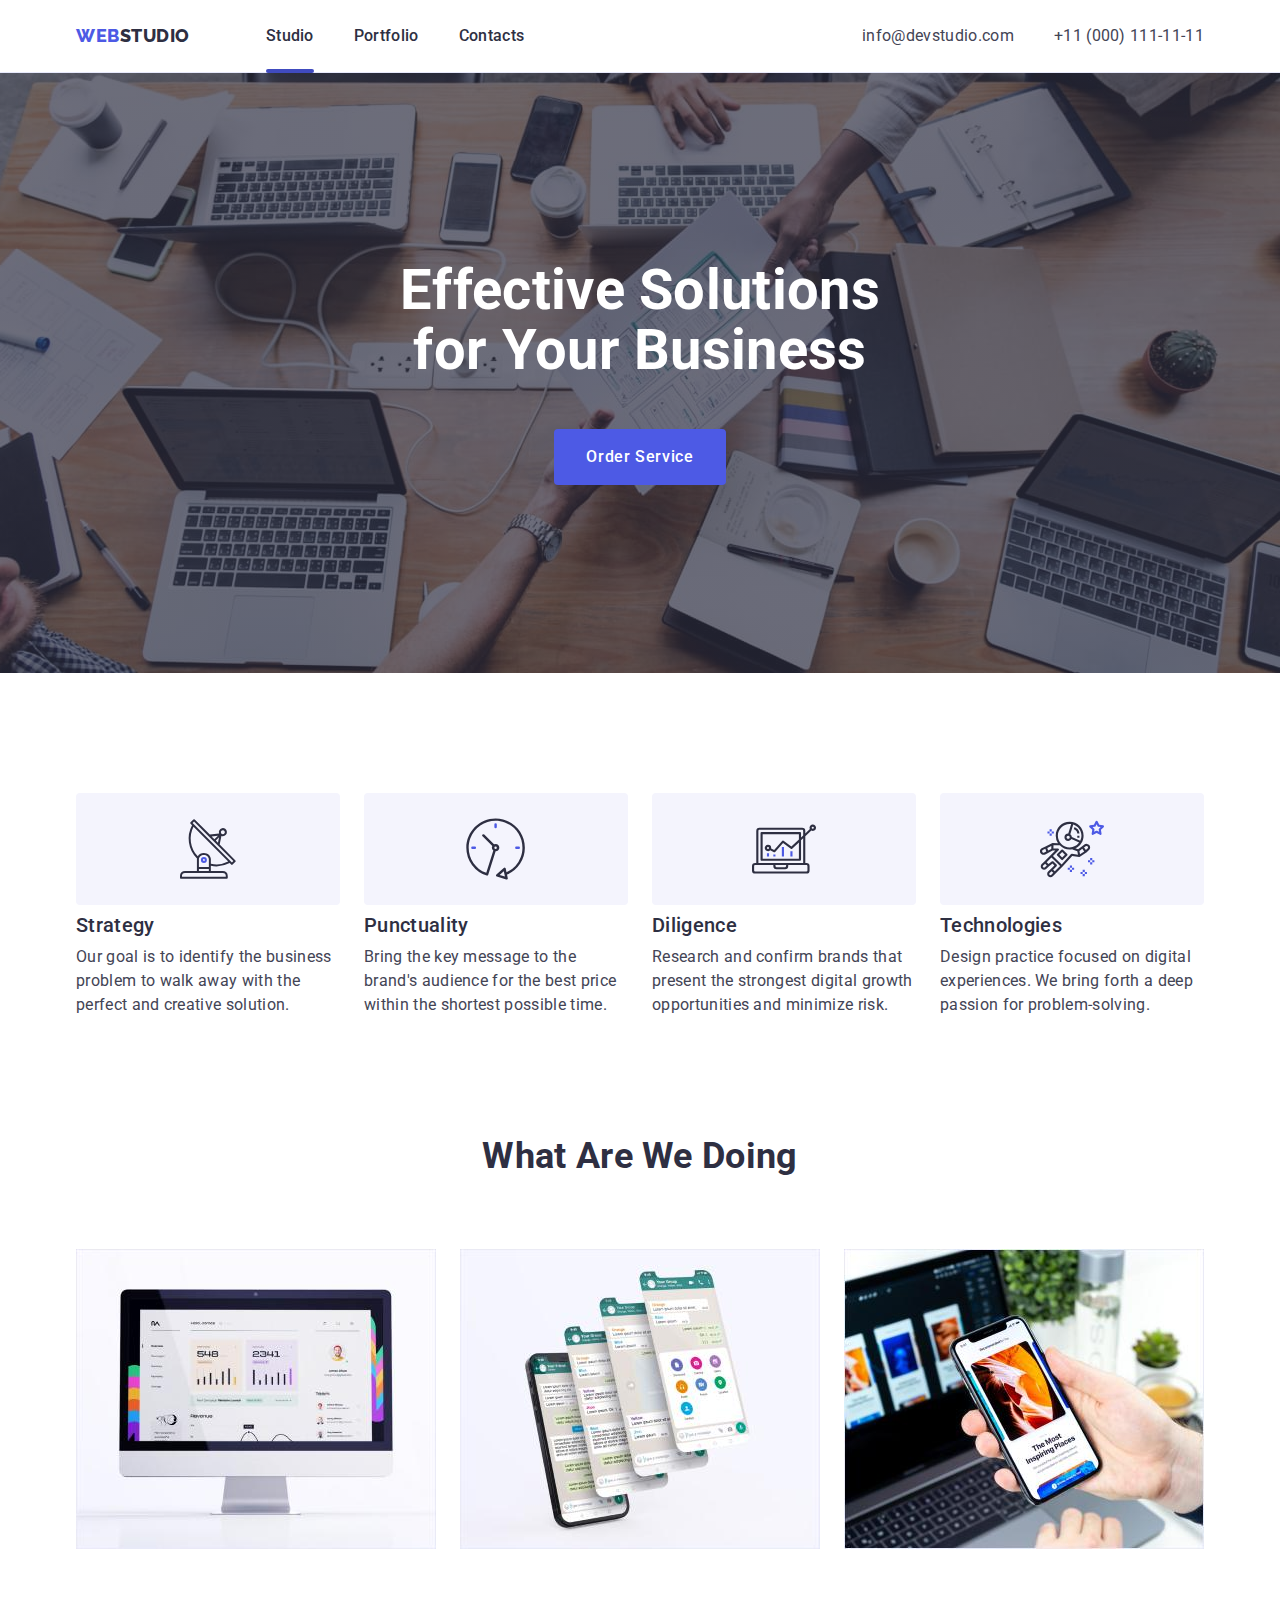
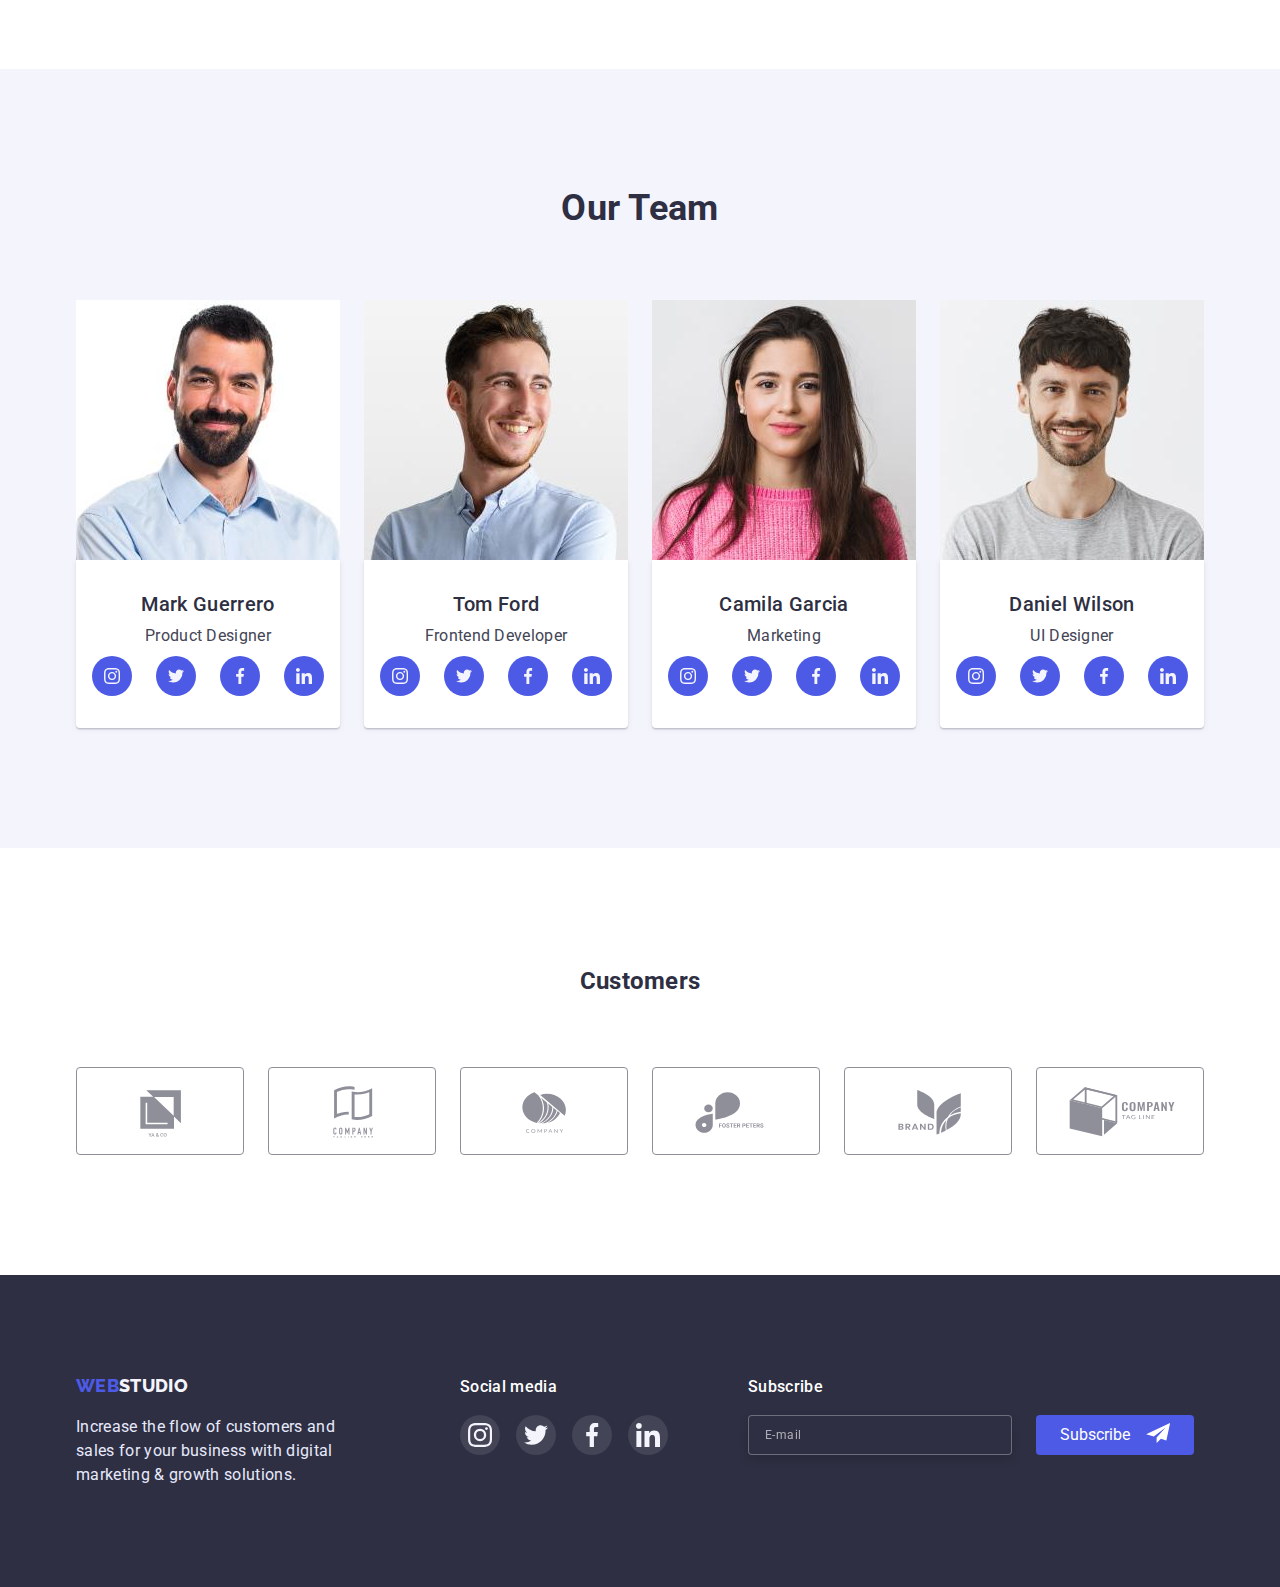
<file: index.html>
<!DOCTYPE html>
<html lang="en">
<head>
   
    <meta charset="UTF-8">
    <meta http-equiv="X-UA-Compatible" content="IE=edge">
    <meta name="viewport" content="width=device-width, initial-scale=1.0">
    <link rel="preconnect" href="https://fonts.googleapis.com">
    <link rel="preconnect" href="https://fonts.gstatic.com" crossorigin>
    <link href="https://fonts.googleapis.com/css2?family=Raleway:wght@800&family=Roboto:wght@400;500;700;900&display=swap" rel="stylesheet">
    <title>Document</title>
    <link rel="stylesheet" href="https://cdn.jsdelivr.net/npm/modern-normalize@1.1.0/modern-normalize.min.css">
    <link rel="stylesheet" href="./css/styles.css" >
</head>

<body>
    <!--Header1-->
<header class= "header-border">
    <div class="container page-header-container">
    
    <nav class="navigate">
        
    <a href="index.html" class="link logo">
    <span class="logo-text1">web</span><span class="logo-text2">studio</span>
    </a>
    
    <ul class="nav-list list">
        <li> <a class=" link menu-item current"  href="index.html" >Studio</a></li>
        <li> <a class="link menu-item" href="portfolio.html" >Portfolio</a></li>
        <li> <a class="link menu-item" href="#" >Contacts</a></li>  
   </ul>
    </nav>
    


    <ul class="site-contacts list">
        <li><a  href=""  class="email link ">info@devstudio.com</a></li>
        <li><a  href="" class="telephone link ">+11 (000) 111-11-11</a></li>
    </ul>


</div>
</header>


<main>
    <!--Section1-->

  <section class="hero-image overlay-hero ">
    
     <div class="container hero-section "><h1 class="hero-text"> Effective Solutions<br>for Your Business</h1>
   
      <button data-modal-open class="modal-button button"  type="button">Order Service</button></div>
   

  </section>

<!--Section2-->

<section class="advantures-section section container">
   <h2 hidden>advantage-list</h2>

    <ul class="advantage-list list">
        <li>
            <div class="logo-advantages-wrapper">
            <svg class="logo-advantages" width="59.72px"   height="64px">
                <use href="./images/icons-optimized.svg#icon-antenna1"></use>
            </svg>
        </div>
            <h3 class="h3-title">Strategy</h3>
            <p class="subtitle-text">Our goal is to identify the business
                problem to walk away with the perfect and creative solution.</p>
        </li>

        <li>
            <div class="logo-advantages-wrapper">
            <svg class="logo-advantages" width="61.22px"   height="64px">
                <use href="./images/icons-optimized.svg#icon-clock1"></use>
            </svg>
        </div>
            <h3 class="h3-title">Punctuality</h3>
            <p  class="subtitle-text">Bring the key message to the 
                brand's audience for the best price
                within the shortest possible time.</p>
        </li>

        <li>
            <div class="logo-advantages-wrapper">
            <svg class="logo-advantages" width="64px"   height="64px">
                <use href="./images/icons-optimized.svg#icon-diagram1"></use>
            </svg>
        </div>
            <h3 class="h3-title">Diligence</h3>
            <p  class="subtitle-text">Research and confirm brands that
                present the strongest digital growth
                opportunities and minimize risk.</p>
            
        </li>

        <li> 
            <div class="logo-advantages-wrapper">
            <svg class="logo-advantages" width="64px"   height="64px">
                <use href="./images/icons-optimized.svg#icon-astronaut1"></use>
            </svg>
        </div>
        <h3 class="h3-title"> Technologies</h3>
        <p  class="subtitle-text"> Design practice focused on digital
            experiences. We bring forth a deep
            passion for problem-solving.</p>
        </li>
    </ul>
</section>



<!--Section3-->

    <section class="section container"> 
            <h2 class ="section3-title">What are we doing</h2>
            <ul class="section3-items list">
                <li><img class="section3-pictures" src="./images/rectangle.jpg" alt="computer" width="360">
                </li>
                <li><img class="section3-pictures" src="./images/phone.jpg" alt="phone" width="360">
                </li>
                <li><img class="section3-pictures" src="./images/phone2.jpg" alt="phone" width="360">
                </li>

        </ul>
    </section>


<!--Team description-->

    <section class="section-team section">
        <div class="container">
          <h2 class="team-header">Our Team</h2>

          <ul class="member-items list">


            <li class="member-card">
                
            <img class="member-photo" src="./images/team1.jpg" alt="teammember" width="264">
            
            <div class="membercard-content-wrapper"><h3 class="member-title">Mark Guerrero</h3>
            <p class="member-description">Product Designer</p>

            <ul class="member-socialmedia-list">

                <li class="socialmedia-items">
                    <a href class="social-list-link">
                    <svg width="16px" height="16px">
                        <use href="./images/icons-optimized.svg#icon-instagram2"></use>
                    </svg>
                </a>
                </li>
                
                <li class="socialmedia-items">
                    <a href class="social-list-link">
                    <svg  width="16px" height="16px">
                        <use href="./images/icons-optimized.svg#icon-twitter1"></use>
                    </svg>
                </a>
                </li>

                <li class="socialmedia-items">
                    <a href class="social-list-link">
                    <svg width="16px" height="16px">
                        <use href="./images/icons-optimized.svg#icon-facebook1"></use>
                    </svg>
                </a>
                </li>

                <li class="socialmedia-items">
                    <a href class="social-list-link">
                    <svg  width="16px" height="16px">
                        <use href="./images/icons-optimized.svg#icon-linkedin1"></use>
                    </svg>
                    </a>
                </li>

                
            </ul>
            </div>
                
            </li>

        
            <li class="member-card">
                
             <img class="member-photo" src="./images/team2.jpg" alt="teammember" width="264">
                
             <div class="membercard-content-wrapper"><h3 class="member-title">Tom Ford</h3>
            <p class="member-description">Frontend Developer</p>

            <ul class="member-socialmedia-list">

                <li class="socialmedia-items">
                    <a href class="social-list-link">
                    <svg width="16px" height="16px">
                        <use href="./images/icons-optimized.svg#icon-instagram2"></use>
                    </svg>
                </a>
                </li>
                
                <li class="socialmedia-items">
                    <a href class="social-list-link">
                    <svg  width="16px" height="16px">
                        <use href="./images/icons-optimized.svg#icon-twitter1"></use>
                    </svg>
                </a>
                </li>

                <li class="socialmedia-items">
                    <a href class="social-list-link">
                    <svg width="16px" height="16px">
                        <use href="./images/icons-optimized.svg#icon-facebook1"></use>
                    </svg>
                </a>
                </li>

                <li class="socialmedia-items">
                    <a href class="social-list-link">
                    <svg class="logo-media" width="16px" height="16px">
                        <use href="./images/icons-optimized.svg#icon-linkedin1"></use>
                    </svg>
                    </a>
                </li>

                
            </ul>
            </div>
                </li>


        
            <li class="member-card">
                <img class="member-photo" src="./images/team3.jpg" alt="teammember" width="264">
                
                <div class="membercard-content-wrapper"><h3 class="member-title">Camila Garcia</h3>
                <p class="member-description">Marketing</p>

                <ul class="member-socialmedia-list">

                    <li class="socialmedia-items">
                        <a href class="social-list-link">
                        <svg width="16px" height="16px">
                            <use href="./images/icons-optimized.svg#icon-instagram2"></use>
                        </svg>
                    </a>
                    </li>
                    
                    <li class="socialmedia-items">
                        <a href class="social-list-link">
                        <svg  width="16px" height="16px">
                            <use href="./images/icons-optimized.svg#icon-twitter1"></use>
                        </svg>
                    </a>
                    </li>
    
                    <li class="socialmedia-items">
                        <a href class="social-list-link">
                        <svg width="16px" height="16px">
                            <use href="./images/icons-optimized.svg#icon-facebook1"></use>
                        </svg>
                    </a>
                    </li>
    
                    <li class="socialmedia-items">
                        <a href class="social-list-link">
                        <svg class="logo-media" width="16px" height="16px">
                            <use href="./images/icons-optimized.svg#icon-linkedin1"></use>
                        </svg>
                        </a>
                    </li>
    
                    
                </ul>


            </div>
            </li>



            <li class="member-card">
              <img class="member-photo" src="./images/team4.jpg" alt="teammember" width="264">
              
              <div class="membercard-content-wrapper"><h3 class="member-title">Daniel Wilson</h3>
              <p class="member-description">UI Designer</p>

              <ul class="member-socialmedia-list">

                <li class="socialmedia-items">
                    <a href class="social-list-link">
                    <svg width="16px" height="16px">
                        <use href="./images/icons-optimized.svg#icon-instagram2"></use>
                    </svg>
                </a>
                </li>
                
                <li class="socialmedia-items">
                    <a href class="social-list-link">
                    <svg  width="16px" height="16px">
                        <use href="./images/icons-optimized.svg#icon-twitter1"></use>
                    </svg>
                </a>
                </li>

                <li class="socialmedia-items">
                    <a href class="social-list-link">
                    <svg width="16px" height="16px">
                        <use href="./images/icons-optimized.svg#icon-facebook1"></use>
                    </svg>
                </a>
                </li>

                <li class="socialmedia-items">
                    <a href class="social-list-link">
                    <svg width="16px" height="16px">
                        <use href="./images/icons-optimized.svg#icon-linkedin1"></use>
                    </svg>
                    </a>
                </li>
                
            </ul>
            </div>
            </li>  



        </ul>
    </div>
    </section>



    <!--Customers-->
<section class="section customers-section container">
    <h2 class="customers-header">Customers</h2>
    <ul class="customers-list-container">
        
        <li>
            <div>
            <a class="customer-link" href="">
            <svg class="icon-customers" width="168px"  height="88px">
            <use href="./images/icons-optimized.svg#icon-Client1"></use>
            </svg>
        </a>
        </div>
        </li>
   

        <li>
            <div>
            <a class="customer-link" href="">
            <svg class="icon-customers" width="168px"  height="88px">
            <use href="./images/icons-optimized.svg#icon-Client2"></use>
            </svg>
            </a>
        </div>
        </li>

        <li>
            <div >
            <a class="customer-link" href="">
            <svg class="icon-customers" width="168px"  height="88px">
            <use href="./images/icons-optimized.svg#icon-Client-3" ></use>
        </svg>
           </a>
    </div>
        </li>

        <li> 
            <div >
            <a class="customer-link" href="">
            <svg class="icon-customers" width="168px"  height="88px">
             <use href="./images/icons-optimized.svg#icon-Client4"></use>
            </svg>
            </a>
        </div>
        </li>

        <li> <div >
            <a class="customer-link" href="">
            <svg class="icon-customers" width="168px"  height="88px">
             <use href="./images/icons-optimized.svg#icon-Client5"></use>
            </svg>
            </a>
            
        </div>
        </li>

        <li> 
            <div>
            <a class="customer-link" href="">
            <svg class="icon-customers" width="115px"  height="88px">
             <use href="./images/icons-optimized.svg#icon-company6"></use>
            </svg>
            </a>
        </div>
        </li>
    </ul>
</section>

      
</main>

 <!--Footer-->
 <footer class="footer">

    <div class="container footer-container">
    <div class="logo-footer">
        <a href="" class="link">
        <span class="logo-text1-footer">web</span><span class="logo-text2-footer">studio</span>
        </a>
            <p class="footer-text">
            Increase the flow of customers and sales for your business with digital marketing & growth solutions.  
            </p> 
        </div>



    <div class="social-media-block-footer">
            <h3 class="social-media-header">Social media</h3>

            <ul class="footer-socials-list">

            <li>
            <a href class="socials-icon-links">
            <svg   width="24px"  height="24px">
                <use href="./images/icons-optimized.svg#icon-instagram2">
                </use>
            </svg>
            </a>
            </li>

            <li>
            <a href class="socials-icon-links">
            <svg  width="24px"  height="24px">
                <use href="./images/icons-optimized.svg#icon-twitter1">
                </use>
            </svg>
            </a>
            </li>

            <li>
            <a href class="socials-icon-links">
            <svg width="24px"  height="24px">
                <use href="./images/icons-optimized.svg#icon-facebook1">
                </use>
            </svg>
             </a>
            </li>

             <li>
            <a href class="socials-icon-links">
            <svg  width="24px"  height="24px">
                <use href="./images/icons-optimized.svg#icon-linkedin1">
                </use>
            </svg>
            </a>
            </li>

        </ul>
        </div>


        <!-- Forms -->

        <div class="contact-form-container">

          

            <h3>Subscribe</h3>
            
            <div class="contact-form-btn-wrapper">
            

            <form class="contact-form"> 
               <label>
                <input type="email" 
                class="contact-form-input"
                 placeholder="E-mail"
                 name="user_email"  autocomplete="off" required/>
                </input>
            </label>
        


                    <button type="submit" class="contact-form-btn">
                        Subscribe
                    <svg width="24px"  height="20px">
                        <use href="./images/icons-optimized.svg#icon-send">
                        </use>
                    </svg>
                </button>

            </form>

                </div>
            

            

        
        </div>

    </div>

    
</footer>






<!-- modal-window -->

<div class="backdrop is-hidden" data-modal>
    <div class="modal-window" >
        <button data-modal-close  type="button" class="modal-close-button" >
            <svg class="modal-close-icon"> 
                <use href="./images/icons-optimized.svg#icon-close-black-cross" width="8px" height="8px"></use>
            </svg>
        </button>

        <p>Leave your contacts and we will call you back</p>

        <form class="modal-form">
        <label class="modal-form-field">
            <span class="modal-form-description">Name</span>



            <div class="modal-form-input-wrapper">
            <input type="text" name="user_name" class="modal-form-input"  pattern="^{a-zA-а-яА-Я}+$"
            placeholder="" minlength="3" autocomplete="off" required >
           
            <svg class="modal-form-icon" >
                <use href="./images/icons-optimized.svg#icon-black-human" width="12px" height="12px"></use>
            </svg>
        </div>
       
           
        </label>
        </form>


        <form class="modal-form">
            <label class="modal-form-field ">
                
                <span class="modal-form-description">Phone</span>


                <div class="modal-form-input-wrapper">
                <input type="tel" name="user_phone_number" class="modal-form-input" title="xxx-xxx-xx-xx" 
                placeholder="" minlength="3" autocomplete="off" required>
               
                <svg class="modal-form-icon" >
                    <use href="./images/icons-optimized.svg#icon-modal-window-phone" width="13px" height="13px"></use>
                </svg>
                </div>

            </label>
            </form>



            <form class="modal-form">
                <label class="modal-form-field">
                   
                    <span class="modal-form-description">Email</span>
                    <div class="modal-form-input-wrapper">
                    <input type="email" name="email" class="modal-form-input" autocomplete="off" required>
                <svg class="modal-form-icon" >
                    <use href="./images/icons-optimized.svg#icon-Vector-4" width="15px" height="12px"></use>
                </svg>


                    <span class="modal-form-description">Comment</span>
                    <textarea name="user_message" 
                    class="modal-form-message"
                    placeholder="Text input" required
                   ></textarea>
        </div>
        </label>


        
        <div class="form-checkbox">
        <label for="user-policy" class="modal-form-description label-checkbox">  
            <input id="user-policy" type="checkbox" name="user_policy" class="modal-form-check" required>
            <span class="checkbox-icon"></span>
            &nbsp;&nbsp;I accept the terms and conditions of the&nbsp;&nbsp;<a href="#">Privacy Policy</a>
        </label>
       </div>



        <button type="submit"  class="modal-form-submit-button">Send</button>

    </form>

    </div>




</div>
<script src="./js/modal.js"></script>

</body>
</html>
</file>
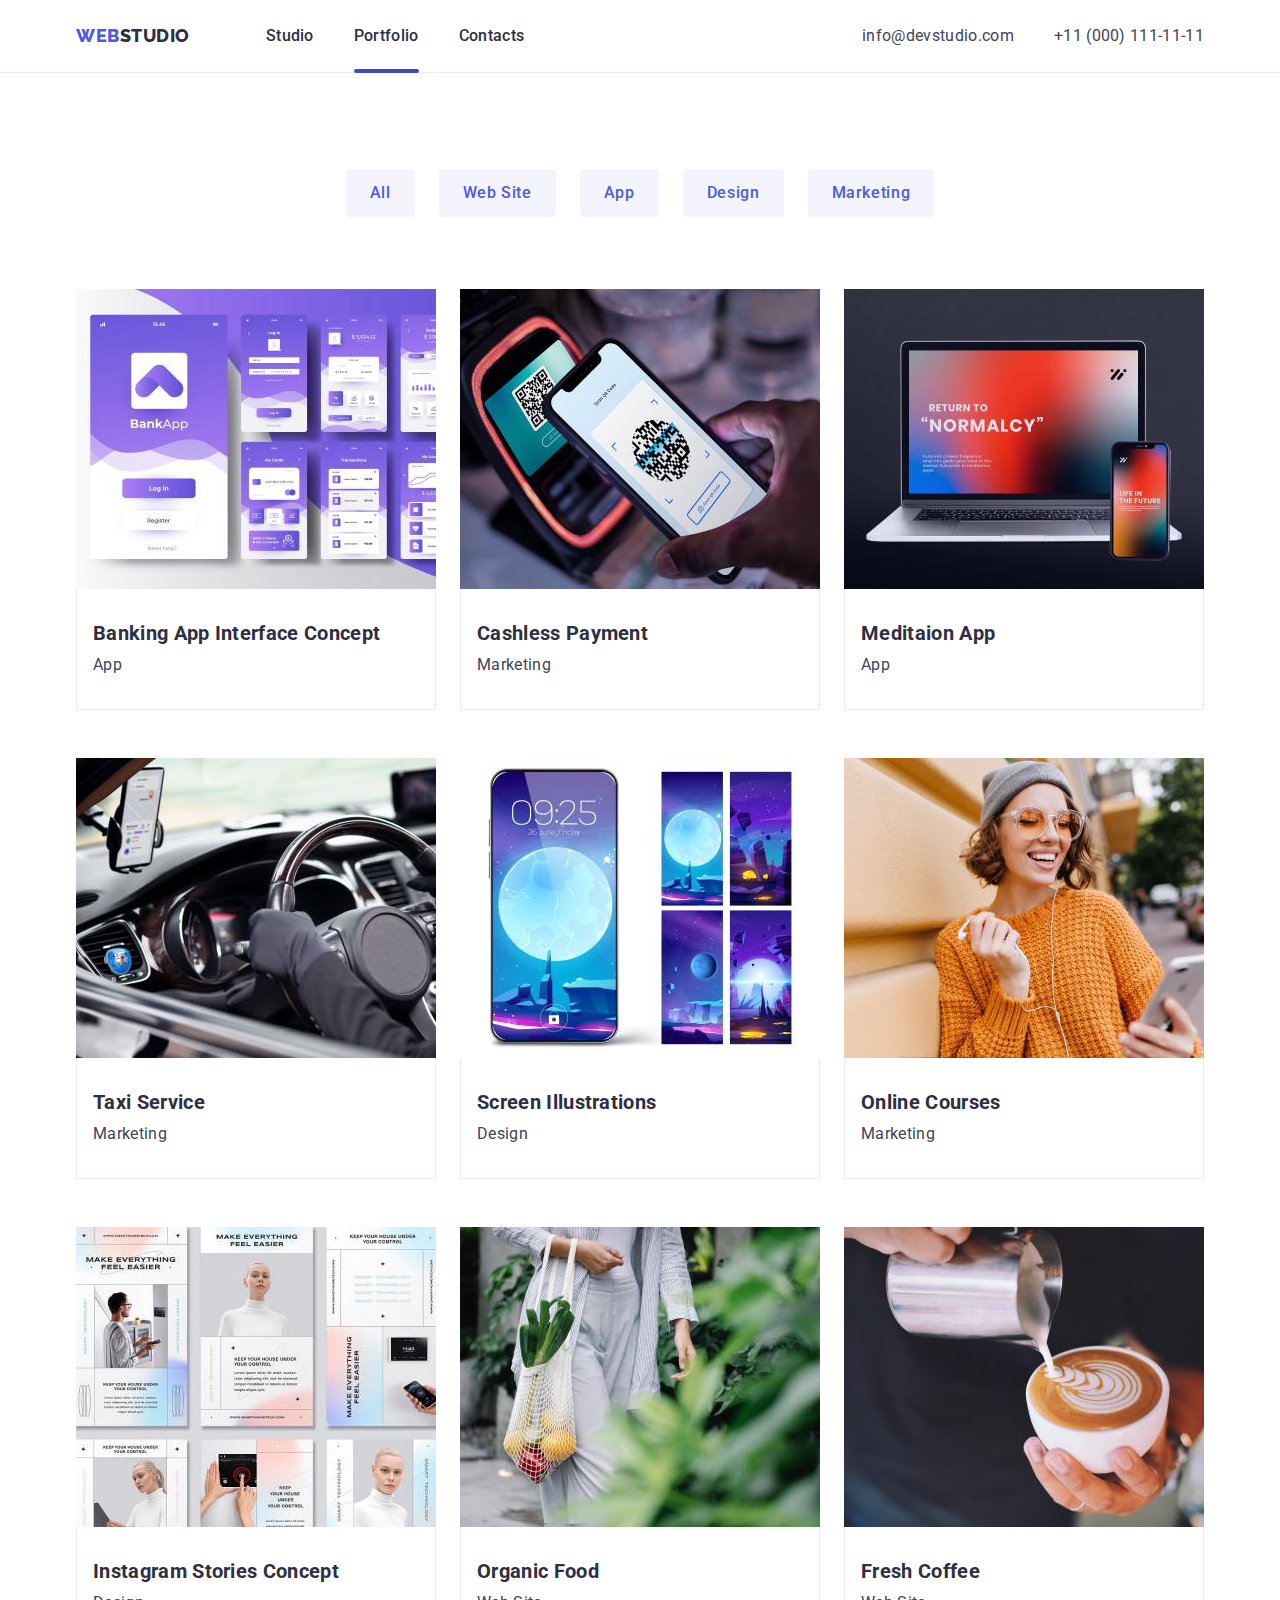
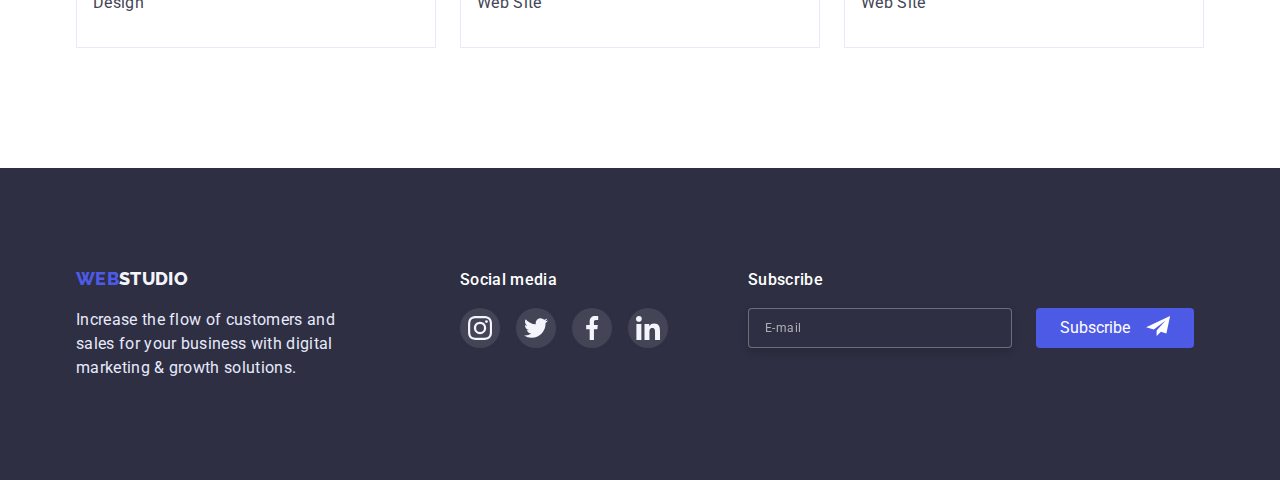
<file: portfolio.html>
<!DOCTYPE html>
<html lang="en">
<head>
   
    <meta charset="UTF-8">
    <meta http-equiv="X-UA-Compatible" content="IE=edge">
    <meta name="viewport" content="width=device-width, initial-scale=1.0">
    <link rel="preconnect" href="https://fonts.googleapis.com">
    <link rel="preconnect" href="https://fonts.gstatic.com" crossorigin>
    <link href="https://fonts.googleapis.com/css2?family=Raleway:wght@800&family=Roboto:wght@400;500;700;900&display=swap" rel="stylesheet">
    <title>Document</title>
    <link rel="stylesheet" href="https://cdn.jsdelivr.net/npm/modern-normalize@1.1.0/modern-normalize.min.css">
    <link rel="stylesheet" href="./css/styles.css" >
</head>

<body>
    <!--Header1-->
    <header class= "header-border">
        <div class="container page-header-container">
        
        <nav class="navigate">
            
        <a href="index.html" class="link logo">
        <span class="logo-text1">web</span><span class="logo-text2">studio</span>
        </a>
        
        <ul class="nav-list list">
            <li> <a  href="index.html" class="link menu-item">Studio</a></li>
            <li> <a  href="portfolio.html" class="link menu-item current">Portfolio</a></li>
            <li> <a  href="" class="link menu-item item-link-header">Contacts</a></li>  
       </ul>
        
        </nav>
        
        <ul class="site-contacts list">
            <li><a  href=""  class="email link ">info@devstudio.com</a></li>
            <li><a  href="" class="telephone link ">+11 (000) 111-11-11</a></li>
        </ul>
    
    
    </div>
    </header>

<main>


<!--Portfolio page-->

<section class="portfolio-section">
    <h1 hidden>Portfolio</h1>


    <ul class="list buttons-position">
    <li>
        <button class="modal-btn-all button button-portfolio" type="button">All</button>
    </li>
    <li>
        <button class="modal-btn-website button button-portfolio" type="button">Web Site</button>
    </li>
    <li>
        <button class="modal-btn-app button button-portfolio" type="button">App</button>
    </li>
    <li>
        <button class="modal-btn-design button button-portfolio" type="button">Design</button>
    </li>
    <li>
        <button class="modal-btn-marketing button button-portfolio" type="button">Marketing</button>
    </li>
    </ul>

    <div class="container">
        
        <ul class="list portfolio-list">

            <li class="portfolio-card">
                <a href="" class="link">  
                <div class="overlay-div ">
                <img class="portfolio-picture" src="./images/bank-app.jpg" alt="banking-app" width="360">
                <p class="overlay-portfolio"> 14 Stylish and User-Friendly App Design Concepts · Task Manager App · Calorie Tracker App · Exotic Fruit Ecommerce App · Cloud Storage App</p>
                </div>
                <div class="portfolio-card-wrapper"><h2 class="portfolio-header">Banking App Interface Concept</h2>
                <p class="portfolio-text">App</p></div></a>
            </li>


            
            <li class="portfolio-card" >
                <a href="" class="link">
                <div class="overlay-div">
                <img class="portfolio-picture" src="./images/qr-code.jpg" alt="cashless-payment" width="360">
                <p class="overlay-portfolio"> 14 Stylish and User-Friendly App Design Concepts · Task Manager App · Calorie Tracker App · Exotic Fruit Ecommerce App · Cloud Storage App</p>
                </div>
                <div class="portfolio-card-wrapper"><h2 class="portfolio-header">Cashless Payment</h2>
                <p class="portfolio-text">Marketing</p></div></a>
            </li>

            <li class="portfolio-card">

                <a href="" class="link">
                <div class="overlay-div">
                <img class="portfolio-picture" src="./images/computer.jpg" alt="app" width="360">
                <p class="overlay-portfolio"> 14 Stylish and User-Friendly App Design Concepts · Task Manager App · Calorie Tracker App · Exotic Fruit Ecommerce App · Cloud Storage App</p>
                </div>
                <div class="portfolio-card-wrapper"><h2 class="portfolio-header">Meditaion App</h2>
                <p class="portfolio-text">App</p></div></a>
            </li>

            <li class="portfolio-card">
                <a href="" class="link">
                <div class="overlay-div">
                <img class="portfolio-picture" src="./images/car.jpg" alt="car" width="360">
                <p class="overlay-portfolio"> 14 Stylish and User-Friendly App Design Concepts · Task Manager App · Calorie Tracker App · Exotic Fruit Ecommerce App · Cloud Storage App</p>
                </div>
                <div class="portfolio-card-wrapper"><h2 class="portfolio-header">Taxi Service</h2>
                <p class="portfolio-text">Marketing</p></div></a>
            </li>

            <li class="portfolio-card">
                <a href="" class="link">
                <div class="overlay-div">
                <img class="portfolio-picture" src= "./images/telephone.jpg" alt="Illustrations" width="360">
                <p class="overlay-portfolio"> 14 Stylish and User-Friendly App Design Concepts · Task Manager App · Calorie Tracker App · Exotic Fruit Ecommerce App · Cloud Storage App</p>
                </div>
                <div class="portfolio-card-wrapper"><h2 class="portfolio-header">Screen Illustrations</h2>
                <p class="portfolio-text">Design</p></div></a>
            </li>

            <li class="portfolio-card">
                <a href="" class="link">
                <div class="overlay-div">
                <img class="portfolio-picture" src="./images/girl.jpg" alt="girl" width="360">
                <p class="overlay-portfolio"> 14 Stylish and User-Friendly App Design Concepts · Task Manager App · Calorie Tracker App · Exotic Fruit Ecommerce App · Cloud Storage App</p>
                </div>
                <div class="portfolio-card-wrapper"><h2 class="portfolio-header">Online Courses</h2>
                <p class="portfolio-text">Marketing</p></div></a>

            <li class="portfolio-card">
                <a href="" class="link">
                <div class="overlay-div">
                <img class="portfolio-picture" src="./images/instagram-desktop.jpg" alt="instagram-desktop" width="360">
                <p class="overlay-portfolio"> 14 Stylish and User-Friendly App Design Concepts · Task Manager App · Calorie Tracker App · Exotic Fruit Ecommerce App · Cloud Storage App</p>
                </div>
                <div class="portfolio-card-wrapper"><h2 class="portfolio-header">Instagram Stories Concept</h2>
                <p class="portfolio-text">Design</p></div></a>
            </li>

            <li class="portfolio-card">
                <a href="" class="link">
                <div class="overlay-div">
                <img class="portfolio-picture" src="./images/organic-food.jpg" alt="food" width="360">
                <p class="overlay-portfolio"> 14 Stylish and User-Friendly App Design Concepts · Task Manager App · Calorie Tracker App · Exotic Fruit Ecommerce App · Cloud Storage App</p>
                </div>
                <div class="portfolio-card-wrapper"><h2 class="portfolio-header">Organic Food</h2>
                <p class="portfolio-text">Web Site</p></div></a>
            </li>

            <li class="portfolio-card">
                <a href="" class="link">
                <div class="overlay-div">
                <img class="portfolio-picture" src="./images/cofee.jpg" alt="drink" width="360">
                <p class="overlay-portfolio"> 14 Stylish and User-Friendly App Design Concepts · Task Manager App · Calorie Tracker App · Exotic Fruit Ecommerce App · Cloud Storage App</p>
                </div>
                <div class="portfolio-card-wrapper"><h2 class="portfolio-header">Fresh Coffee</h2>
                <p class="portfolio-text">Web Site</p></div></a>
            </li>
         </ul>
        </div>

        </section>

      
</main>

<!--Footer-->
<footer class="footer">

    <div class="container footer-container">
    <div class="logo-footer">
        <a href="" class="link">
        <span class="logo-text1-footer">web</span><span class="logo-text2-footer">studio</span>
        </a>
            <p class="footer-text">
            Increase the flow of customers and sales for your business with digital marketing & growth solutions.  
            </p> 
        </div>



    <div class="social-media-block-footer">
            <h3 class="social-media-header">Social media</h3>

            <ul class="footer-socials-list">

            <li>
            <a href class="socials-icon-links">
            <svg   width="24px"  height="24px">
                <use href="./images/icons-optimized.svg#icon-instagram2">
                </use>
            </svg>
            </a>
            </li>

            <li>
            <a href class="socials-icon-links">
            <svg  width="24px"  height="24px">
                <use href="./images/icons-optimized.svg#icon-twitter1">
                </use>
            </svg>
            </a>
            </li>

            <li>
            <a href class="socials-icon-links">
            <svg width="24px"  height="24px">
                <use href="./images/icons-optimized.svg#icon-facebook1">
                </use>
            </svg>
             </a>
            </li>

             <li>
            <a href class="socials-icon-links">
            <svg  width="24px"  height="24px">
                <use href="./images/icons-optimized.svg#icon-linkedin1">
                </use>
            </svg>
            </a>
            </li>

        </ul>
        </div>


        <!-- Forms -->

        <div class="contact-form-container">

          

            <h3>Subscribe</h3>
            
            <div class="contact-form-btn-wrapper">
            

            <form class="contact-form"> 
               <label>
                <input type="email" 
                class="contact-form-input"
                 placeholder="E-mail"
                 name="user_email" required autocomplete="off" />
                </input>
            </label>
        
                    <button type="submit" class="contact-form-btn">
                        Subscribe
                    <svg width="24px"  height="20px">
                        <use href="./images/icons-optimized.svg#icon-send">
                        </use>
                    </svg>
                </button>
                
            </form>

                </div>
            

            

        
        </div>

    </div>

    

            

        
        </div>

    </div>

    
</footer>



</div>
<script src="./js/modal.js"></script>

</body>
</html>
</file>
<file: css/styles.css>
:root  {
    --basic-text-colour: #2E2F42;
    --basic-font: 'Roboto',sans-serif;
    --secondary-font: 'Raleway', sans-serif;
    --colour-change: #404BBF;
    --animation-duration: 250ms;
    --animation-timing-function: cubic-bezier(0.4, 0, 0.2, 1);

}

* {
    margin: 0;
    padding: 0;
}

li {
     list-style: none;
}
 
h1,
h2,
h3,
h4
p {
    margin-top: 0;
    margin-bottom: 0;
}

ul,
ol {
    margin-top: 0;
    margin-bottom: 0;
    padding-left: 0;
    text-decoration: none;
}

img {
    display: block;
}


.list {
list-style: none;}


.link {
text-decoration: none ;}


body {
font-family: var(--basic-font);
color: #2E2F42;
font-size: 16px;
letter-spacing: 0.02em;
line-height: 1.5;
}

.container {
width: 1158px;
margin: 0 auto;
padding-right: 15px;
padding-left: 15px;
 }
    
.section {
 padding-top: 120px;
padding-bottom: 120px;}



.button {
font-family: var(--basic-font);
font-weight: 500;
cursor: pointer;
font-size: 16px;
line-height: 1.5;
letter-spacing: 0.04em;
border: none;
border-radius: 4px;
}



/*title-decor*/

.logo {
margin-right: 76px; 
}
    
.logo-text1 {

font-family: var(--secondary-font);
font-weight: 800;
font-size: 18px;
line-height: 1.3;
text-transform: uppercase;
letter-spacing: 0.03em;
color: #4D5AE5;
}

.logo-text2 {
font-family: var(--secondary-font);
font-weight: 800;
font-size: 18px;
line-height: 1.3;
letter-spacing: 0.03em;
text-transform: uppercase;
color: var(--basic-text-colour);
}






/*Header*/
.page-header-container {

display: flex;
align-items: center;
justify-content: space-between;
}

.header-border {
border-bottom: 1px solid #E7E9FC;
}

.navigate {
justify-content: space-between;
flex-direction: row;
align-items: flex-start;
padding: 0px;
display: flex;
text-align: center;
 }


.nav-list {
display: flex;
text-align: center;
align-items: center;
gap: 40px;
}


.menu-item.current::after {
    content: "";
    position: absolute;
    bottom: -28px;
    display: block;
    width: 100%;
    height: 4px;
    background-color: var(--colour-change);
    border-radius: 2px;
}

.menu-item {
position: relative;    
font-weight: 500;
color: var(--basic-text-colour);
transition-property: color;
transition-duration: var(--animation-duration);
transition-timing-function: var(--animation-timing-function);}



.menu-item:focus,
.menu-item:hover {
color: var(--colour-change);
padding-bottom: -24px; 
}






.site-contacts {
display: flex;
text-align: center;
color: #434455;
padding-top: 24px;
padding-bottom: 24px ;
gap: 40px;
}



.telephone {
display: flex;
color:#434455;
transition-property: color;
transition-duration: var(--animation-duration);
transition-timing-function: var(--animation-timing-function);}

.telephone:focus,
.telephone:hover {
color: var(--colour-change);  
  
}

.email {
display: flex;
color: #434455;
transition-property: color;
transition-duration: var(--animation-duration);
transition-timing-function: (var(--animation-timing-function));}



.email:focus,
.email:hover {
color: var(--colour-change);
}



/*Section1*/

.hero-section {
padding-top: 188px;
padding-bottom: 188px; 
}
    

.hero-text { 
margin-bottom: 48px;
text-align: center;
font-weight: 700;
font-size: 56px;
line-height: 1.07;
color: #FFFFFF;   
}

.modal-button {
margin: 0 auto;
display: block; 
padding: 16px 32px;
font-family: var(--basic-font);
font-weight: 500;
background: #4D5AE5;
letter-spacing: 0.04em;
color: #FFFFFF;
transition-property: color ,background-color;
transition-duration: var(--animation-duration);
transition-timing-function: (var(--animation-timing-function));}


.modal-button:hover,
.modal-button:focus {
background-color: #404BBF;
color: #FFFFFF;

}

.hero-image {

height: 600px;
left: 0px;
}

.overlay-hero {
background-image: linear-gradient(to right, rgba(46, 47, 66, 0.7), rgba(46, 47, 66, 0.7)), 
url(../images/people-office-optimized.jpg);
max-width: 1440px;
background-repeat: no-repeat;
background-position: center;
background-size: cover;
margin-left: auto;
margin-right: auto;

}


/*Section2*/

.logo-advantages-wrapper {
width: 264px;
height: 112px;
align-items: center;
justify-content: center;
background-color: #F4F4FD;
border-radius: 4px;
display: flex;
margin-bottom: 8px;
}

.advantures-section {
padding-bottom: 0;
}

.advantage-list {
display:flex;
justify-content: center;
gap: 24px;
}


.h3-title {
margin-bottom: 8px;
font-family: var(--basic-font);
font-weight: 500;
font-size: 20px;
line-height: 1.2;
color:var(--basic-text-colour);
}

.subtitle-text {
gap: 24px;
font-family: var(--basic-font);
color: #434455;
width: 264px;
height: 72px;
}

/*Section3*/

.section3-title {

text-align: center;
font-family: var(--basic-font);
font-weight: 700;
font-size: 36px;
line-height: 1.1;
text-transform: capitalize;
color: var(--basic-text-colour);
margin-bottom: 72px;
}

.section3-items {
justify-content: center;
align-items: center;
display: flex;
gap: 24px;
}

.section3-pictures { 
width: 360px;
height: 300px;

}

/*Team description*/

.section-team {
background: #F4F4FD;

}

.team-header {
margin-bottom: 72px;
text-align: center;
font-family: var(--basic-font);
font-weight: 700;
font-size: 36px;
line-height: 1.1;
color: var(--basic-text-colour);
}

.member-card {
flex-basis: calc((100%-72px)/4);

}

.member-items {
justify-content:space-between;
display: flex;
gap: 24px;
}


.member-photo {
width: 264px;
height: 260px;
}

.member-title {
margin-bottom: 8px;
text-align: center;
font-family: var(--basic-font);
font-weight: 500;
font-size: 20px;
line-height: 1.2;
color: var(--basic-text-colour);

}

.member-description {
text-align: center;
font-family: var(--basic-font);
color: #434455;
margin-bottom: 8px;
}

.membercard-content-wrapper {
padding-top: 32px;
padding-bottom: 32px;
background: #FFFFFF;
border-radius: 0px 0px 4px 4px;
box-shadow: 0px 1px 6px rgba(46, 47, 66, 0.08), 
0px 1px 1px rgba(46, 47, 66, 0.16), 
0px 2px 1px rgba(46, 47, 66, 0.08);
border: 1px;
width: 264px;
}

.member-socialmedia-list {
display: flex;
flex-direction: row;
padding: 0px;
gap: 24px;
justify-content:center;
}

.social-list-link {
display:flex;
width: 40px;
height: 40px;
border-radius: 50%;
background-color: #4D5AE5;
justify-content:center;
align-items: center;
transition-property: background-color;
transition-duration: var(--animation-duration);
transition-timing-function: (var(--animation-timing-function));}


.social-list-link:hover,
.social-list-link:focus {
  background-color: #404BBF;
  
}



/*Customers section*/


.customers-header {
font-family: var(--basic-font);
line-height: 1.1;
font-weight: 700;
text-align: center;
margin-bottom: 72px;
}

.customer-link {
display: flex;
align-items: center;
justify-content: center;
fill: #8E8F99;
width: 168px;
height: 88px;
border: 1px solid #8E8F99;
color: #8E8F99;
border-radius: 4px;

transition-property: border-color;
transition-duration: var(--animation-duration);
transition-timing-function: (var(--animation-timing-function));}


.customer-link:hover,
.customer-link:focus  {
border-color: var(--colour-change);


}

.icon-customers {
  fill: currentColor; 
  transition-property: fill;
  transition-duration: var(--animation-duration);
  transition-timing-function: (var(--animation-timing-function));}
 


.icon-customers:hover,
.icon-customers:focus {
  fill: var(--colour-change);
  
}


.customers-list-container {
display: flex;
align-items: center;
margin-top: 72px;
padding: 0px;
gap: 24px;
}


/*Footer*/

.footer-container{

display: flex;
align-items: center;
align-items: baseline;
}

.footer {
background: var(--basic-text-colour);
display: flex;
}

.logo-footer {
padding-top: 100px;
}


.logo-text1-footer {
font-family: var(--secondary-font);
font-weight: 800;
font-size: 18px;
line-height: 1.17;
color: #4D5AE5;
text-transform: uppercase;
}

.logo-text2-footer {
font-family: var(--secondary-font);
font-weight: 800;
font-size: 18px;
line-height: 1.17;
color: #F4F4FD;
text-transform: uppercase;
}


.footer-text {
margin-top: 16px;
width: 264px;
font-family: var(--basic-font);
color: #E7E9FC;
padding-bottom: 100px;
}

.social-media-block-footer {
margin-left: 120px;
}

.social-media-header{
font-family: var(--basic-font);
font-weight: 500;
font-size: 16px;
line-height: 1.5;
letter-spacing: 0.02em;
color: #FFFFFF;
margin-bottom: 16px;

}


.footer-socials-list {
display: flex;
padding: 0px;
gap: 16px;


}

.socials-icon-links {
  
display:flex;
width: 40px;
height: 40px;
border-radius: 50%;
background-color: rgba(255, 255, 255, 0.1);
justify-content:center;
align-items: center;

transition-property: background-color;
transition-duration: var(--animation-duration);
transition-timing-function: (var(--animation-timing-function));}


.socials-icon-links:hover,
.socials-icon-links:focus {
    background-color: #31D0AA;
    
}


/* Forms */

.contact-form {
    display: flex;
}

.contact-form-container {
margin-left: 80px;
}


.contact-form-btn-wrapper {
display: flex;
flex-wrap: wrap;
align-content: center;
flex-direction: row;
gap: 24px;
justify-content: space-between;
padding: 0;
}


.contact-form-btn {
    display: flex;
    background-color: #4D5AE5;
    border-radius: 4px;
    color: #FFFFFF;
    border: none;
    font-size: 16px;
    line-height: 1.5;
    margin-left: 24px;
    padding: 8px 24px;
    gap: 16px;
}

.contact-form-input {
    display: flex;
    width: 264px;
    height: 40px;
    border: 1px solid rgba(255, 255, 255, 0.3);
    filter: drop-shadow(0px 4px 4px rgba(0, 0, 0, 0.15));
    border-radius: 4px;
    padding: 16px;
    background-color:var(--basic-text-colour);
    color: #FFFFFF;
    font-size: 12px;
    line-height: 2;
    outline: none;
    transition-property: border-color;
    transition-duration: var(--animation-duration);
    transition-timing-function: var(--animation-timing-function);

}

.contact-form-input:hover,
.contact-form-input:focus {
    border-color:#4D5AE5
}

.contact-form-container h3 {

    color: #FFFFFF;
    font-weight: 500;
    font-size: 16px;
    margin-bottom: 16px;
    
   
   
}

input::placeholder {
font-size: 12px;
line-height: 2x;
display: flex;
align-items: center;
letter-spacing: 0.04em;
color: rgba(255, 255, 255, 0.6);

}











/*Portfolio.html*/


/*buttons*/

.buttons-position {
text-align: justify;
display: flex;
gap: 24px;
align-items: center;
justify-content: center;
margin-bottom: 72px;
}

.button-portfolio {
padding: 12px 24px;
}


.button-portfolio:hover,
.button-portfolio:focus {
    box-shadow: 
    0px 3px 1px rgba(0, 0, 0, 0.1), 
    0px 2px 1px rgba(0, 0, 0, 0.08), 
    0px 2px 2px rgba(0, 0, 0, 0.12);
}





.modal-btn-all {
Letter-spacing: 0.04em;
background: #F4F4FD;
color: #4D5AE5;
transition-property: background-color, color, box-shadow;
transition-duration: var(--animation-duration);
transition-timing-function: var(--animation-timing-function);

}

.modal-btn-all:hover,
.modal-btn-all:focus
{background-color: #404BBF;
color: #FFFFFF;

}

.modal-btn-website {

letter-spacing: 0.04em;
background: #F4F4FD;
color: #4D5AE5;
transition-property: background-color, color, box-shadow;
transition-duration: var(--animation-duration);
transition-timing-function: var(--animation-timing-function);

}


.modal-btn-website:hover,
.modal-btn-website:focus
{background-color: #404BBF;
color: #FFFFFF;}


.modal-btn-app {

letter-spacing: 0.04em;
background: #F4F4FD;
color: #4D5AE5;
transition-property: background-color, color, box-shadow;
transition-duration: var(--animation-duration);
transition-timing-function: var(--animation-timing-function);
}




.modal-btn-app:hover,
.modal-btn-app:focus
{background-color: #404BBF;
color: #FFFFFF;
}

.modal-btn-design {

background: #F4F4FD;
color: #4D5AE5;
transition-property: background-color, color, box-shadow;
transition-duration: var(--animation-duration);
transition-timing-function: var(--animation-timing-function);}




.modal-btn-design:hover,
.modal-btn-design:focus
{background-color: #404BBF;
color: #FFFFFF;
}



.modal-btn-marketing {
background: #F4F4FD;
color: #4D5AE5;
transition-property: background-color, color, box-shadow;
transition-duration: var(--animation-duration);
transition-timing-function: var(--animation-timing-function);}






.modal-btn-marketing:hover,
.modal-btn-marketing:focus
{background-color: #404BBF;
color: #FFFFFF;
}




/*Section*/

.portfolio-section {
padding-bottom: 120px;
padding-top: 96px;
}

.portfolio-card {
transition-property: box-shadow;
transition-duration: var(--animation-duration);
transition-timing-function: var(--animation-timing-function);

}

.portfolio-card:hover  {
box-shadow: 0px 1px 6px rgba(46, 47, 66, 0.08);

}

.portfolio-card:focus  {
box-shadow: 0px 1px 6px rgba(46, 47, 66, 0.08);
 
}

/*.portfolio-card {
flex-basis: calc((100%-48px)/9);
}*/





.portfolio-card-wrapper {
padding-top: 32px;
padding-bottom: 32px;
padding-left: 16px;    
border: 1px solid #E7E9FC;;
border-top: none;

}

.portfolio-list {
justify-content: center;
display: flex;
flex-wrap: wrap;
box-sizing: border-box;
column-gap: 24px;
row-gap: 48px;
}

.portfolio-picture {
width: 360px;
height: 300px;
}

.portfolio-header {
margin-bottom: 8px;
font-family: var(--basic-font);
font-size: 20px;
line-height: 1.2;
color: var(--basic-text-colour)

}

.portfolio-text {
font-family: var(--basic-font);
color: #434455;
}



.overlay-div {
position: relative;
overflow: hidden;}
    
.portfolio-card:hover .overlay-portfolio {
transform: translate(0, 0);
}
    
.portfolio-card:focus .overlay-portfolio {
transform: translate(0, 0);
}
    
.overlay-portfolio {
overflow: auto;
width: 360px;
height: 300px;
position: absolute;
left: 0;
top: 0;
color: #F4F4FD;
background-color: #4D5AE5;
font-family: var(--basic-font);
font-weight: 400;
font-size: 16px;
line-height: 1.5;
padding-top: 40px;
padding-left: 32px;
padding-right: 32px;
transform: translate(0, 100%);

transition-property: transform;
transition-duration: var(--animation-duration);
transition-timing-function: var(--animation-timing-function);
}







/*Modal Window*/

.backdrop {
position: fixed;
z-index: inherit;
top: 0;
left: 0;
width: 100%;
height: 100%;
background-color: rgba(46, 47, 66, 0.4);
transition-property: opacity;
transition-duration: var(--animation-duration);
transition-timing-function: var(--animation-timing-function);

}

.backdrop.is-hidden {
opacity: 0;
visibility: hidden;
pointer-events: none;
}
    

.modal-window {
  
position: absolute;
top: 50%;
left: 50%;
transform: translate(-50%, -50%);
width: 408px;
height: 584px;
background-color: #FCFCFC;
border-radius: 4px;
padding-right: 24px;
padding-left: 24px;
padding-top: 72px;
background-color: #FCFCFC;
}

.modal-close-button {  
display: flex;
justify-content: center;
align-items: center;
border-radius: 50%;
width: 24px;
height: 24px;
background: #E7E9FC;
border: 1px solid rgba(0, 0, 0, 0.1);
padding: none;
position: absolute;
top: 24px;
right: 24px;

transition-property: background-color;
transition-duration: var(--animation-duration);
transition-timing-function: var(--animation-timing-function);
}

.modal-close-icon {
fill: #000000;
width: 8px;
height: 8px;
transition-property: fill;
transition-duration: var(--animation-duration);
transition-timing-function: var(--animation-timing-function); 
}

.modal-close-icon:hover,
.modal-close-icon:active {
    fill: #FFFFFF;
}


.modal-close-button:hover,
.modal-close-button:active {
    background-color: #404BBF;
    
}

.modal-form-submit-button {
    background-color: #4D5AE5;
    border-radius: 4px;
    box-shadow: 0px 4px 4px rgba(0, 0, 0, 0.15);
    color: #FFFFFF;
    padding: 18px 52px;
    border: none;
    gap: 10px;
    display: flex;
    align-self: center;
    justify-content: space-around;
    margin-bottom: 24px;
    width: 169px;
    height: 56px;
}

.modal-form {
    display: flex;
    flex-direction: column;
}

.modal-form-input {
    width: 100%;
    border: 1px solid rgba(33, 33, 33, 0.2);
    border-radius: 4px;
    color: black;
    width: 360px;
    height: 40px;
    padding-left: 38px;
    outline: none;
    transition-property: border-color;
    transition-duration: var(--animation-duration);
    transition-timing-function: var(--animation-timing-function); 
    margin-bottom: 8px;
}


.modal-form-input:active,
.modal-form-input:focus {
    border-color: #4D5AE5;
   
}

.modal-window p {
font-weight: bold;
font-size: 16px;
line-height: 1.5;
text-align: center;
letter-spacing: 0.02em;
margin-bottom: 14px;


}

.modal-form-description {
display: block;
font-family: inherit;
font-weight: 400;
font-size: 12px;
line-height: 1.3;
letter-spacing: 0.04em;
color: #8E8F99;
margin-bottom: 4px;
}



.modal-form-icon {
    position: absolute;
    left: 19px;
    top: 14px;
    bottom: 14px;
    fill: #2E2F42;
    transition-property: fill;
    transition-duration: var(--animation-duration);
    transition-timing-function: var(--animation-timing-function); 
}



.modal-form-input:focus + .modal-form-icon {
    border-color: #4D5AE5;
    fill: #4D5AE5;
}

.modal-form-input-wrapper {
    position: relative;
    margin: 0;
    
}

.modal-form-message {
    width: 100%;
    height: 120px;
    padding: 16px;
    resize: none;
    border: 1px solid rgba(33, 33, 33, 0.2);
    border-radius: 4px;
    outline: none;
    margin-bottom: 16px;

}

.modal-form-message::placeholder {
font-weight: 400;
font-size: 12px;
line-height: 1.3;
letter-spacing: 0.04em;
color: rgba(117, 117, 117, 0.5);

}

/* Modal Form Check */


.modal-form-check {
    position: absolute;
    width: 1px;
    height: 1px;
    margin: -1px;
    border: 0;
    padding: 0;
    white-space: nowrap;
    clip-path: inset(100%);
    clip: rect(0 0 0 0);
    overflow: hidden;
      }

    .form-checkbox a {
        color: #4D5AE5;
    }


.checkbox-icon {
    height: 16px;
    width: 16px;
    border-radius: 2px;
    background-repeat: no-repeat;
    background-origin: contain ;
    border: 1.25px solid #2E2F42;
    transition-property: background-color;
    transition-duration: var(--animation-duration);
    transition-timing-function: var(--animation-timing-function);    
}




.modal-form-check:checked + .checkbox-icon {
    background-color: var(--colour-change);
    background-image: url(../images/icon-checkbox.svg);
    color: #F4F4FD;
    background-size: 10px 8px;
    background-position-x: center;
    background-position-y: center;
    background-origin: border-box;
    border: 1.25px solid #404BBF;
}




.label-checkbox {
display: flex;
font-size: 12px;
line-height: 1.3;
letter-spacing: 0.04em;
color: #757575;
margin-bottom: 24px;

}
</file>
